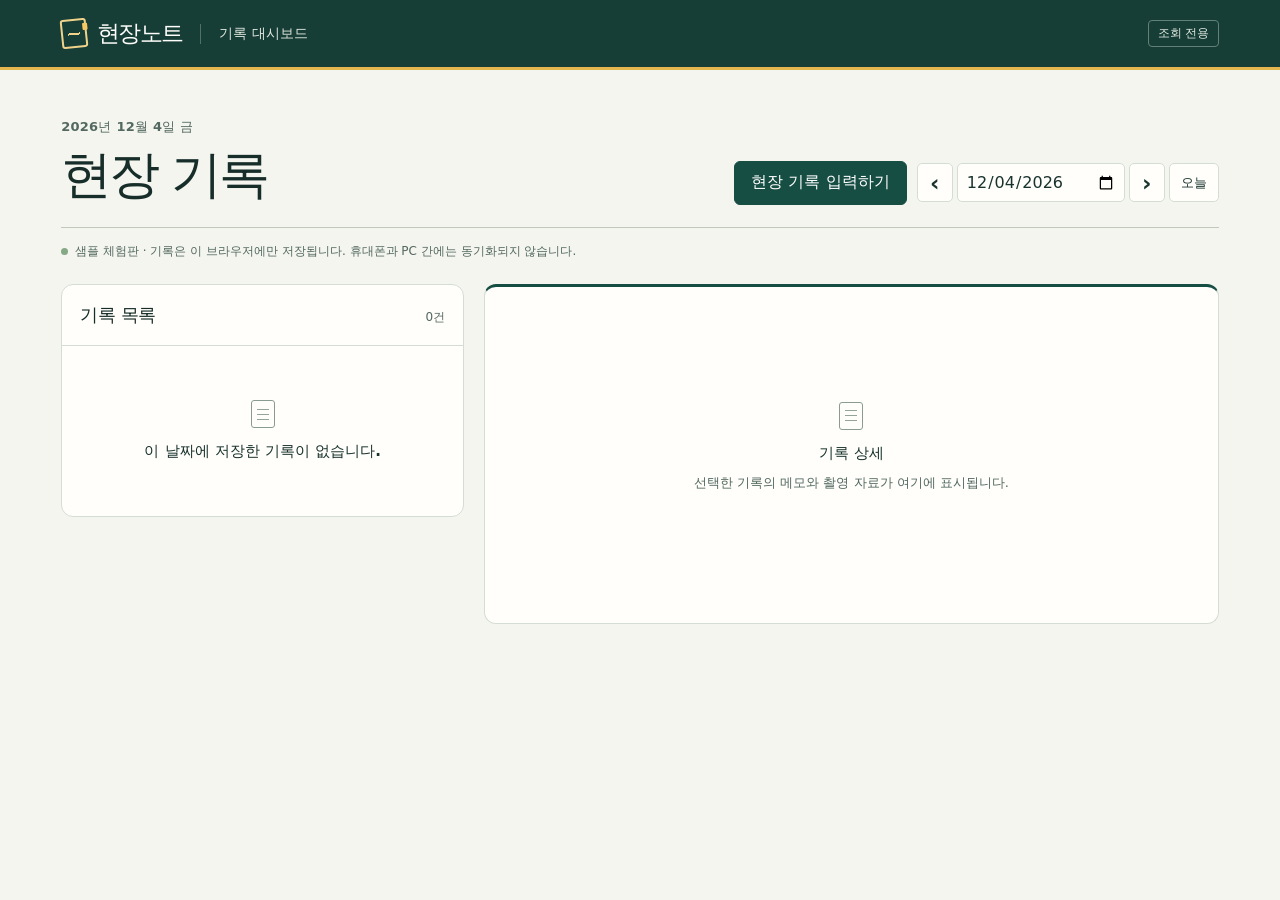
<file: index.html>
<!doctype html>
<html lang="ko">
  <head>
    <meta charset="utf-8" />
    <meta
      name="viewport"
      content="width=device-width,initial-scale=1,viewport-fit=cover"
    />
    <meta name="theme-color" content="#153d37" />
    <link rel="manifest" href="./manifest.webmanifest" />
    <link rel="icon" href="./icon-192.png" />
    <title>현장노트 · 기록</title>
    <link rel="stylesheet" href="./style.css" />
    <link rel="stylesheet" href="./capture.css" />
    <link rel="stylesheet" href="./photo-markup.css" />
  </head>
  <body>
    <header class="mast">
      <div class="mast-inner">
        <span class="brand"
          ><i class="brand-icon" aria-hidden="true"></i>현장노트</span
        ><span class="head-date" id="connectionLabel"></span>
      </div>
    </header>
    <div id="banner" class="notice" role="status" hidden></div>
    <main id="app" class="workspace mobile-work" aria-label="현장 기록"></main>
    <nav id="mobileNav" class="bottom-nav" aria-label="주 메뉴">
      <button data-page="write"><i aria-hidden="true">✎</i>기록</button
      ><button data-page="list"><i aria-hidden="true">▤</i>목록</button
      ><button data-page="trash"><i aria-hidden="true">▧</i>휴지통</button
      ><button data-page="settings"><i aria-hidden="true">⚙</i>설정</button>
    </nav>
    <noscript>현장 기록을 사용하려면 JavaScript를 켜 주세요.</noscript>
    <script type="module" src="./app.js"></script>
  </body>
</html>
</file>
<file: style.css>
:root {
  font-family:
    Inter, "Malgun Gothic", "Apple SD Gothic Neo", system-ui, sans-serif;
  color: #172d29;
  background: #f4f5ef;
  --ink: #19332e;
  --green: #174e44;
  --muted: #526860;
  --border: #d4ddd4;
  --paper: #fffefa;
  --accent: #f3c967;
  font-synthesis: none;
}
* {
  box-sizing: border-box;
}
[hidden] {
  display: none !important;
}
body {
  margin: 0;
  min-height: 100vh;
}
button,
input,
textarea {
  font: inherit;
}
button,
a,
input,
textarea {
  touch-action: manipulation;
}
button {
  color: inherit;
  cursor: pointer;
}
button:disabled {
  cursor: wait;
  opacity: 0.6;
}
button:focus-visible,
a:focus-visible,
input:focus-visible,
textarea:focus-visible {
  outline: 3px solid #c28a14;
  outline-offset: 3px;
}
button {
  border: 0;
}
a {
  color: var(--green);
}
h1,
h2,
p {
  margin: 0;
}
h1 {
  font-size: clamp(32px, 6vw, 51px);
  letter-spacing: -0.065em;
  line-height: 1.15;
}
h2 {
  font-size: 18px;
  letter-spacing: -0.035em;
}
.mast {
  background: #163d36;
  color: #fffefa;
  border-bottom: 3px solid #e3b650;
}
.mast-inner {
  max-width: 1260px;
  margin: auto;
  display: flex;
  align-items: center;
  gap: 18px;
  padding: 18px clamp(18px, 4vw, 52px);
}
.brand {
  display: inline-flex;
  align-items: center;
  gap: 10px;
  font-size: 23px;
  font-weight: 800;
  letter-spacing: -0.075em;
  white-space: nowrap;
}
.brand-icon {
  width: 26px;
  height: 29px;
  border: 2px solid #efd38a;
  border-radius: 3px;
  transform: rotate(-6deg);
  display: inline-block;
  position: relative;
  background: repeating-linear-gradient(
      0deg,
      transparent 0 5px,
      #efd38a 5px 7px,
      transparent 7px 9px
    )
    5px 6px/12px 13px no-repeat;
}
.brand-icon:after {
  content: "";
  position: absolute;
  width: 5px;
  height: 7px;
  right: -3px;
  top: 3px;
  background: #f7c965;
  border-radius: 1px;
}
.head-date,
.mode-chip {
  margin-left: auto;
  color: #e0e9df;
  font-size: 13px;
  letter-spacing: -0.02em;
}
.mast-sub {
  color: #dee6dd;
  font-size: 14px;
}
.mast-divider {
  width: 1px;
  height: 20px;
  background: #517167;
}
.mode-chip {
  padding: 4px 9px;
  border: 1px solid #628277;
  border-radius: 4px;
  font-size: 12px;
}
.workspace {
  max-width: 720px;
  margin: auto;
  padding: 32px 20px 110px;
}
.page-title,
.desk-head,
.section-head,
.capture-actions {
  display: flex;
  align-items: center;
  justify-content: space-between;
  gap: 12px;
}
.page-title {
  display: block;
  position: relative;
  margin: 4px 0 24px;
}
.note-heading {
  margin: -8px 0 16px;
}
.note-heading h1 {
  line-height: 1;
}
.record-time {
  min-height: 36px;
  padding: 0 2px;
  background: transparent;
  color: var(--muted);
  font-size: 13px;
}
.note-title {
  display: block;
  width: 100%;
  min-height: 44px;
  padding: 0 2px;
  border: 0;
  border-bottom: 1px solid transparent;
  border-radius: 0;
  background: transparent;
  color: var(--ink);
  font-size: clamp(22px, 5.5vw, 34px);
  font-weight: 750;
  letter-spacing: -.045em;
  text-overflow: ellipsis;
}
.note-title:focus {
  border-bottom-color: var(--green);
  outline: 0;
  text-overflow: clip;
}
.eyebrow {
  font-size: 13px;
  letter-spacing: 0.02em;
  color: var(--muted);
  font-weight: 650;
  margin-bottom: 10px;
}
.panel {
  background: var(--paper);
  border: 1px solid var(--border);
  border-radius: 12px;
  overflow: hidden;
}
.compose,
.history,
.settings {
  padding: 20px;
}
.compose {
  border-top: 3px solid var(--green);
}
.history,
.settings {
  margin-bottom: 16px;
}
.section-head {
  align-items: baseline;
}
.memo-tools {
  align-items: center;
}
.note-actions {
  display: flex;
  gap: 4px;
  margin-left: -5px;
}
.note-tool {
  display: grid;
  place-items: center;
  width: 44px;
  height: 44px;
  padding: 0;
  border-radius: 8px;
  background: transparent;
  color: var(--green);
}
.note-tool svg {
  width: 23px;
  height: 23px;
}
.note-tool:hover:enabled, .note-tool:focus-visible {
  background: #e8eee4;
}
.note-tool:disabled {
  opacity: .36;
  cursor: default;
}
.save-state,
.count,
.time {
  font-size: 12px;
  color: var(--muted);
}
.save-state {
  color: #476454;
}
.memo {
  width: 100%;
  min-height: 185px;
  resize: vertical;
  border: 0;
  background: transparent;
  line-height: 1.7;
  font-size: 17px;
  padding: 17px 1px;
  color: var(--ink);
  border-radius: 2px;
}
.memo::placeholder {
  color: #79877c;
}
.memo:focus {
  outline: 0;
}
.memo:focus-visible {
  box-shadow: inset 2px 0 0 #d3af55;
  padding-left: 9px;
}
.capture-actions {
  justify-content: flex-start;
  border-top: 1px solid var(--border);
  padding-top: 15px;
}
.btn,
.today-btn,
.step,
.text-btn {
  font-weight: 650;
  border-radius: 6px;
}
.btn {
  display: inline-flex;
  align-items: center;
  justify-content: center;
  gap: 8px;
  background: #f6f7f1;
  border: 1px solid #cdd8cd;
  min-height: 44px;
  padding: 9px 16px;
  color: var(--ink);
}
.btn:hover {
  background: #e8eee4;
}
.primary {
  color: #fff;
  background: var(--green);
  border-color: var(--green);
}
.primary:hover {
  background: #103d35;
}
.camera-btn {
  flex: 1.5;
}
.gallery-btn {
  flex: 1;
}
.camera-icon,
.gallery-icon {
  display: inline-block;
  width: 19px;
  height: 14px;
  border: 1.8px solid currentColor;
  border-radius: 3px;
  position: relative;
}
.camera-icon:before {
  content: "";
  position: absolute;
  width: 6px;
  height: 3px;
  border-radius: 2px;
  background: currentColor;
  left: 2px;
  top: -4px;
}
.camera-icon:after {
  content: "";
  position: absolute;
  width: 6px;
  height: 6px;
  border: 1.6px solid currentColor;
  border-radius: 50%;
  left: 5px;
  top: 1.5px;
}
.gallery-icon:after {
  content: "";
  position: absolute;
  border-left: 1.6px solid currentColor;
  border-top: 1.6px solid currentColor;
  transform: rotate(45deg);
  width: 7px;
  height: 7px;
  left: 4px;
  bottom: 0;
}
.text-btn {
  display: inline-flex;
  align-items: center;
  min-height: 40px;
  padding: 4px 5px;
  color: var(--green);
  font-size: 13px;
  text-decoration: none;
  background: transparent;
}
.text-btn:hover {
  text-decoration: underline;
}
.compose + .history {
  margin-top: 16px;
}
.history .entry:first-child {
  margin-top: 0;
  padding-top: 0;
  border-top: 0;
}
.record-tools {
  text-align: right;
  margin: 18px 0;
}
.danger {
  color: #a43836;
}
.bottom-nav {
  position: fixed;
  bottom: 0;
  left: 0;
  right: 0;
  z-index: 3;
  border-top: 1px solid var(--border);
  background: #fffefa;
  display: flex;
  justify-content: center;
  padding-bottom: env(safe-area-inset-bottom);
}
.bottom-nav button {
  width: min(25%, 130px);
  padding: 7px 0 8px;
  background: transparent;
  font-size: 12px;
  color: #67776c;
  display: grid;
  justify-items: center;
  gap: 1px;
}
.bottom-nav button i {
  font-size: 21px;
  font-style: normal;
  line-height: 1.25;
  min-width: 46px;
  border-radius: 8px;
}
.bottom-nav button[aria-current="page"] {
  color: var(--green);
  font-weight: bold;
}
.bottom-nav button[aria-current="page"] i {
  background: #e3eddf;
}
.notice {
  position: sticky;
  top: 0;
  z-index: 4;
  background: #fff0c5;
  color: #533d11;
  padding: 10px 20px;
  font-size: 14px;
  text-align: center;
  border-bottom: 1px solid #edcf81;
}
.date-picker {
  display: inline-flex;
  align-items: center;
  gap: 4px;
  margin-bottom: 15px;
}
.date-picker input,
.step,
.today-btn {
  min-height: 39px;
  background: var(--paper);
  border: 1px solid var(--border);
  color: var(--ink);
  border-radius: 5px;
}
.date-picker input {
  padding: 6px 8px;
  font-variant-numeric: tabular-nums;
}
.step {
  font-size: 23px;
  min-width: 36px;
}
.today-btn {
  font-size: 13px;
  padding: 5px 11px;
}
.empty {
  display: flex;
  align-items: center;
  flex-direction: column;
  justify-content: center;
  text-align: center;
  min-height: 170px;
  gap: 10px;
  padding: 28px;
  color: var(--muted);
}
.empty strong {
  color: var(--ink);
  font-size: 15px;
}
.empty p,
.hint {
  font-size: 13px;
  line-height: 1.6;
  color: var(--muted);
}
.empty-icon {
  display: block;
  width: 24px;
  height: 28px;
  border: 1.5px solid #8a9c8f;
  border-radius: 3px;
  background: repeating-linear-gradient(
      to bottom,
      #95a498 0 1px,
      transparent 1px 5px
    )
    center/12px 11px no-repeat;
  margin-bottom: 4px;
}
.record-row {
  width: 100%;
  text-align: left;
  background: transparent;
  border-bottom: 1px solid var(--border);
  padding: 17px;
  display: flex;
  justify-content: space-between;
  gap: 14px;
  align-items: center;
}
.record-row:last-child {
  border-bottom: 0;
}
.record-row:hover {
  background: #f4f7ef;
}
.record-row[aria-pressed="true"] {
  background: #eaf1e6;
  box-shadow: inset 3px 0 var(--green);
}
.row-body {
  display: grid;
  min-width: 0;
  gap: 6px;
}
.row-meta {
  display: flex;
  align-items: center;
  gap: 8px;
}
.chip {
  font-size: 11px;
  color: #245847;
  background: #e3eddf;
  border-radius: 4px;
  padding: 2px 6px;
  font-weight: 650;
}
.chip.added {
  color: #735317;
  background: #f9edcc;
}
.row-title,
.row-copy {
  overflow: hidden;
  text-overflow: ellipsis;
  white-space: nowrap;
}
.row-title {
  font-size: 15px;
}
.row-copy {
  font-size: 13px;
  color: #526359;
}
.thumb {
  width: 57px;
  height: 57px;
  object-fit: cover;
  border-radius: 5px;
}
.entry {
  border-top: 1px solid var(--border);
  padding: 18px 0 4px;
  margin-top: 12px;
}
.entry-time {
  font-size: 12px;
  color: #446855;
  font-weight: 650;
}
.entry-text {
  white-space: pre-wrap;
  overflow-wrap: anywhere;
  line-height: 1.7;
  margin: 9px 0;
}
.media-grid {
  display: grid;
  grid-template-columns: repeat(auto-fill, minmax(86px, 1fr));
  gap: 8px;
}
.media-grid:empty {
  display: none;
}
.media-tile {
  position: relative;
  min-width: 0;
}
.asset-button {
  width: 100%;
  display: block;
  position: relative;
  aspect-ratio: 1.35;
  background: #273e39;
  color: white;
  border-radius: 6px;
  overflow: hidden;
  padding: 0;
}
.asset-button img {
  width: 100%;
  height: 100%;
  object-fit: cover;
}
.asset-label {
  position: absolute;
  bottom: 4px;
  left: 4px;
  font-size: 11px;
  line-height: 1.5;
  background: rgba(15, 32, 27, 0.86);
  padding: 0 5px;
  border-radius: 3px;
}
.play-icon {
  font-size: 20px;
}
.remove-asset {
  position: absolute;
  top: 2px;
  right: 2px;
  min-width: 31px;
  height: 31px;
  border-radius: 50%;
  background: #fffde9;
  color: var(--ink);
  font-size: 20px;
}
.current-media:not(:empty) {
  margin-bottom: 10px;
}
.settings h2:not(:first-child) {
  margin-top: 22px;
}
.settings .hint {
  margin: 8px 0;
}
.settings .text-btn {
  display: block;
  margin-top: 10px;
}
.mode-group {
  display: flex;
  gap: 15px;
  margin: 12px 0;
}
.mode-group label {
  display: flex;
  align-items: center;
  min-height: 40px;
  gap: 4px;
}
.pair-form {
  max-width: 390px;
}
.sheet,
.pair-form {
  color: var(--ink);
}
.sheet {
  width: min(92vw, 560px);
  border: 1px solid var(--border);
  border-radius: 12px;
  padding: 20px;
  background: var(--paper);
  max-height: 85dvh;
}
.sheet::backdrop {
  background: #142822a8;
}
.sheet-body > * {
  margin-top: 12px;
}
.album-sheet {
  width: min(96vw, 560px);
  padding: 16px;
}
.album-sheet .sheet-body {
  max-height: 70dvh;
  overflow-y: auto;
}
.album-status {
  font-size: 14px;
}
.album-status:empty {
  display: none;
}
.album-grid {
  display: grid;
  grid-template-columns: repeat(3, minmax(0, 1fr));
  gap: 4px;
}
.album-tile {
  position: relative;
  display: block;
  aspect-ratio: 1;
  overflow: hidden;
  border-radius: 5px;
  background: #34423b;
  color: white;
}
.album-tile img,
.album-tile video {
  position: absolute;
  inset: 0;
  width: 100%;
  height: 100%;
  object-fit: cover;
  pointer-events: none;
}
.album-tile[aria-pressed="true"] {
  outline: 4px solid var(--accent);
  outline-offset: -4px;
}
.album-order,
.album-video {
  position: absolute;
  top: 5px;
  padding: 2px 4px;
  border-radius: 4px;
  font-size: 12px;
}
.album-order {
  right: 5px;
  min-width: 22px;
  border-radius: 50%;
  background: var(--accent);
  color: var(--ink);
  font-weight: bold;
}
.album-order:empty {
  display: none;
}
.album-video {
  left: 5px;
  background: #192821da;
}
.album-name {
  position: absolute;
  inset: auto 0 0;
  padding: 5px;
  overflow: hidden;
  text-overflow: ellipsis;
  white-space: nowrap;
  background: #132019c9;
  font-size: 11px;
  text-align: left;
}
.album-paging,
.album-footer {
  display: flex;
  align-items: center;
  justify-content: space-between;
  gap: 8px;
}
.album-footer {
  position: sticky;
  bottom: 0;
  border-top: 1px solid var(--border);
  padding: 8px 0 0;
  background: var(--paper);
}
.sheet-body label,
.pair-form label {
  display: block;
  font-size: 13px;
  font-weight: bold;
}
.field {
  display: block;
  width: 100%;
  margin-top: 6px;
  border: 1px solid var(--border);
  border-radius: 5px;
  background: #fff;
  padding: 10px;
  color: var(--ink);
}
.full-media {
  display: block;
  max-width: 100%;
  max-height: 65dvh;
  object-fit: contain;
  margin: auto;
}
.trash-row {
  padding: 15px;
  display: flex;
  justify-content: space-between;
  align-items: center;
  border-bottom: 1px solid var(--border);
  gap: 12px;
}
.trash-row strong,
.detail-title,
.history h2 {
  overflow-wrap: anywhere;
}
.desk {
  max-width: 1260px;
  margin: auto;
  padding: 48px clamp(18px, 4vw, 52px);
}
.desk-head {
  align-items: flex-end;
  border-bottom: 1px solid #bfcabd;
  padding-bottom: 22px;
}
.desk-head .date-picker {
  margin: 0;
}
.desk-actions {
  display: flex;
  flex-wrap: wrap;
  gap: 10px;
  align-items: center;
}
.desk-actions > a {
  text-decoration: none;
}
.connection {
  min-height: 24px;
  display: flex;
  align-items: center;
  gap: 7px;
  margin: 12px 0 20px;
  font-size: 12px;
  color: var(--muted);
}
.connection:not(:empty):before {
  content: "";
  height: 7px;
  width: 7px;
  background: #85a985;
  border-radius: 50%;
}
.desk-columns {
  display: grid;
  grid-template-columns: minmax(275px, 0.85fr) minmax(360px, 1.55fr);
  gap: 20px;
  align-items: start;
}
.desktop-list > .section-head {
  padding: 18px;
  border-bottom: 1px solid var(--border);
}
.desktop-detail {
  padding: 26px;
  min-height: 340px;
  border-top: 3px solid var(--green);
}
.desktop-detail > .empty {
  min-height: 270px;
}
.detail-title {
  font-size: clamp(20px, 2.2vw, 30px);
}
.detail-heading .hint {
  margin-top: 8px;
}
.desktop-detail .media-grid {
  grid-template-columns: repeat(auto-fill, minmax(124px, 1fr));
}
.desktop-detail .entry {
  margin-top: 20px;
}
.viewer .pair-form {
  margin-bottom: 20px;
}
.pair-form .btn {
  margin-top: 8px;
}
@media (max-width: 750px) {
  .desk {
    padding-top: 30px;
  }
  .desk-head {
    display: block;
  }
  .desk-head .date-picker {
    margin-top: 16px;
  }
  .desk-columns {
    grid-template-columns: 1fr;
  }
  .desktop-detail {
    min-height: 170px;
  }
  .mast-inner {
    gap: 12px;
  }
  .mast-sub {
    font-size: 13px;
  }
}
@media (min-width: 650px) {
  .workspace {
    padding-top: 44px;
  }
  .compose,
  .history,
  .settings {
    padding: 24px;
  }
  .memo {
    min-height: 220px;
  }
}
</file>
<file: capture.css>
.capture-dialog {
  --ink: #fff;
  --highlight: #ffdb66;
  --glass: rgb(26 26 28 / 91%);
  --rim: rgb(255 255 255 / 48%);
  --tool: 2.875rem;
  width: min(31rem, 100vw);
  height: min(54rem, 100dvh);
  max-width: 100vw;
  max-height: 100dvh;
  margin: auto;
  padding: 0;
  border: 0;
  border-radius: 1.35rem;
  overflow: hidden;
  background: #000;
  color: var(--ink);
  color-scheme: dark;
  font: 500 1rem/1.4 Roboto, "Malgun Gothic", system-ui, sans-serif;
  user-select: none;
}
.capture-dialog[open] { display: flex; flex-direction: column; }
.capture-dialog::backdrop { background: rgb(0 0 0 / 86%); }
.capture-dialog [hidden] { display: none !important; }
.capture-dialog button {
  appearance: none;
  display: inline-grid;
  place-items: center;
  flex-shrink: 0;
  min-width: 44px;
  min-height: 44px;
  margin: 0;
  padding: 0;
  border: 0;
  border-radius: 999px;
  background: transparent;
  color: inherit;
  font: inherit;
  cursor: pointer;
  touch-action: manipulation;
  -webkit-tap-highlight-color: transparent;
}
.capture-dialog button:disabled { opacity: .4; cursor: default; }
.capture-dialog button:focus-visible,
.capture-dialog input:focus-visible,
.capture-dialog label:has(select:focus-visible) { outline: 2px solid var(--highlight); outline-offset: 2px; }
.capture-dialog button:active:enabled { background-color: rgb(255 255 255 / 15%); }
.capture-stage { position: relative; isolation: isolate; flex: 1 1 auto; min-height: 0; container-type: size; }
.capture-frame {
  position: absolute;
  inset: 0;
  width: min(100cqw, calc(100cqh * var(--frame-ratio)));
  height: min(100cqh, calc(100cqw / var(--frame-ratio)));
  margin: auto;
  overflow: hidden;
  background: #090909;
}
.capture-frame video { width: 100%; height: 100%; display: block; object-fit: cover; transform: scale(var(--digital-zoom, 1)); }
.capture-tools {
  position: absolute;
  inset: 0 0 auto;
  z-index: 2;
  display: flex;
  align-items: center;
  justify-content: space-between;
  padding: max(.65rem, env(safe-area-inset-top)) max(1.25rem, env(safe-area-inset-right)) .6rem max(1.25rem, env(safe-area-inset-left));
  background: linear-gradient(to bottom, rgb(0 0 0 / 48%), transparent);
  pointer-events: none;
}
.capture-tools > * { pointer-events: auto; }
.capture-dialog .camera-tool {
  position: relative;
  display: inline-grid;
  place-items: center;
  box-sizing: border-box;
  width: var(--tool);
  height: var(--tool);
  border-radius: 50%;
  background: transparent;
  color: white;
  filter: drop-shadow(0 1px 2px rgb(0 0 0 / 65%));
}
.camera-tool svg, .originals-head svg { width: 1.45rem; height: 1.45rem; display: block; }
.capture-dialog .camera-tool[aria-expanded="true"],
.capture-dialog .light-tool:not([data-light-icon="off"]) { color: var(--highlight); }
.ratio-tool span {
  display: grid;
  place-items: center;
  min-width: 2.6rem;
  min-height: 1.55rem;
  padding: 0 .25rem;
  border: 1.5px solid currentColor;
  border-radius: .36rem;
  font-size: .83rem;
  font-weight: 650;
  font-variant-numeric: tabular-nums;
}
.light-tool select { position: absolute; inset: 0; width: 100%; height: 100%; opacity: 0; cursor: pointer; }
.light-tool:has(select:disabled) { opacity: .42; }
.light-tool [data-light-mark] { position: absolute; left: 64%; top: 13%; font: 700 .63rem/1 Roboto, sans-serif; }
.light-tool:not([data-light-icon="off"]) .flash-slash { display: none; }
.flash-slash { paint-order: stroke; filter: drop-shadow(1px -1px 0 #222); }
.capture-badge {
  position: absolute;
  top: 1px;
  right: 0;
  display: grid;
  place-items: center;
  min-width: 1.03rem;
  height: 1.03rem;
  padding: 0 .18rem;
  border-radius: 99px;
  background: var(--highlight);
  color: #141414;
  font: 700 .64rem/1 Roboto, sans-serif;
  font-variant-numeric: tabular-nums;
}
.capture-dialog .capture-zoom-dock { position: absolute; bottom: .55rem; width: 100%; text-align: center; }
.capture-dialog .zoom-tool {
  width: auto;
  min-width: 3rem;
  padding: 0 .2rem;
  filter: none;
}
.zoom-tool span {
  min-width: 2.35rem;
  padding: .42rem .5rem;
  border-radius: 2rem;
  background: rgb(20 20 20 / 78%);
  color: var(--highlight);
  font: 650 .91rem/1.2 Roboto, sans-serif;
  font-variant-numeric: tabular-nums;
}
.camera-popup {
  box-sizing: border-box;
  position: absolute;
  z-index: 3;
  border: 1px solid rgb(255 255 255 / 24%);
  border-radius: 1.1rem;
  background: var(--glass);
  box-shadow: 0 8px 24px rgb(0 0 0 / 26%);
}
.ratio-popup, .zoom-popup { left: 50%; transform: translateX(-50%); }
.ratio-popup { top: calc(max(.65rem, env(safe-area-inset-top)) + var(--tool) + .3rem); display: flex; padding: .2rem; }
.ratio-popup button, .zoom-presets button { padding: 0 .9rem; font-size: .91rem; font-weight: 650; }
.ratio-popup button[aria-pressed="true"], .zoom-presets button[aria-pressed="true"] { color: var(--highlight); background: rgb(255 255 255 / 12%); }
.zoom-popup { bottom: 100%; width: min(90%, 16rem); padding: .45rem .8rem .35rem; }
.zoom-popup label { display: flex; align-items: center; gap: .6rem; font-size: .76rem; white-space: nowrap; }
.zoom-popup input { flex: 1; min-width: 0; min-height: 44px; padding: 0; accent-color: var(--highlight); }
.zoom-presets { display: flex; justify-content: center; }
.zoom-presets button { padding: 0 .38rem; }
.originals-popup {
  right: max(.75rem, env(safe-area-inset-right));
  top: calc(max(.65rem, env(safe-area-inset-top)) + var(--tool) + .3rem);
  width: min(calc(100% - 1.5rem), 20rem);
  max-height: calc(100% - var(--tool) - max(.65rem, env(safe-area-inset-top)) - .8rem);
  padding: .5rem 1rem 1rem;
  overflow: auto;
  overscroll-behavior: contain;
  text-align: left;
}
.originals-head { display: flex; align-items: center; justify-content: space-between; }
.originals-head h2 { margin: 0; font-size: 1.03rem; }
.originals-head button { margin-right: -.5rem; }
.originals-head svg { width: 1.12rem; }
.originals-popup h3 { margin: .65rem 0 .3rem; font-size: .9rem; }
.phone-save-options { display: grid; margin: .35rem 0 .45rem; }
.originals-popup .phone-save-options button {
  display: flex; align-items: center; gap: .65rem;
  min-height: 44px; padding: .3rem .6rem;
  border-radius: .5rem; text-align: left; font-size: .9rem;
}
.phone-save-options button::before {
  content: ""; box-sizing: border-box; width: 1rem; height: 1rem; flex: none;
  border: 1.5px solid var(--rim); border-radius: 50%;
}
.phone-save-options button[aria-pressed="true"] { color: var(--highlight); background: rgb(255 255 255 / 8%); }
.phone-save-options button[aria-pressed="true"]::before { border: .31rem solid currentColor; }
.originals-popup [data-phone-reconnect] {
  min-height: 44px; padding: 0 .7rem; border: 1px solid var(--rim); font-size: .84rem;
}
.originals-popup p.download-hint { margin-bottom: .8rem; color: #bdbdc2; font-size: .76rem; }
.originals-popup p[data-phone-notice] { color: var(--highlight); }
.originals-popup p { margin: .36rem 0; color: #e1e1e4; font-size: .84rem; line-height: 1.5; }
.originals-popup p:empty, .originals-popup [data-recovery]:empty { display: none; }
.originals-popup [data-recovery] { display: grid; gap: .4rem; margin-top: .7rem; padding-top: .45rem; border-top: 1px solid rgb(255 255 255 / 20%); }
.originals-popup [data-recovery] button { justify-self: start; padding: 0 .9rem; border: 1px solid var(--rim); font-size: .82rem; }
.originals-popup small { color: #c3c3c6; overflow-wrap: anywhere; }
.camera-toast, .capture-stage [data-time] {
  position: absolute;
  left: 50%;
  transform: translateX(-50%);
  border-radius: .7rem;
  text-align: center;
}
.camera-toast {
  bottom: 4.2rem; width: max-content; max-width: 88%;
  padding: .55rem .85rem; background: rgb(20 20 20 / 92%); font-size: .85rem;
}
.camera-toast:empty { display: none; }
.capture-stage [data-time] {
  top: calc(max(.65rem, env(safe-area-inset-top)) + var(--tool) + .35rem);
  padding: .22rem .7rem; background: #be3036; font-size: .88rem; font-variant-numeric: tabular-nums;
}
.capture-panel { flex: none; padding: .2rem 1rem max(1.5rem, env(safe-area-inset-bottom)); background: #000; }
.capture-modes, .capture-controls { display: flex; align-items: center; justify-content: center; }
.capture-modes { gap: .3rem; margin: .45rem 0 .65rem; }
.capture-modes button { min-width: 3.6rem; padding: 0 .55rem; color: #c4c4c7; font-size: .91rem; font-weight: 650; }
.capture-modes button[aria-pressed="true"] { background: #252527; color: #fff; }
.capture-controls { position: relative; justify-content: space-evenly; max-width: 23rem; margin: auto; }
.capture-dialog .side-tool { width: 3rem; height: 3rem; background: #242426; }
.capture-controls [data-shutter] {
  width: 4.8rem; height: 4.8rem; padding: 3px;
  border: 3px solid #fff; border-radius: 50%; background: #050505;
}
.capture-controls [data-shutter] i { width: 100%; height: 100%; display: block; border-radius: 50%; background: #fff; transition: transform .12s ease; }
.capture-controls [data-shutter]:active:enabled i { transform: scale(.92); }
.capture-controls [data-shutter][data-mode="video"] i { background: #f3484a; }
.capture-controls [data-shutter][data-mode="recording"] i { width: 48%; height: 48%; border-radius: .4rem; background: #f3484a; }
.capture-controls [data-done] [data-count] { background: #e5e5e5; }
.capture-controls [data-review] {
  overflow: hidden;
  border: 1.5px solid rgb(255 255 255 / 48%);
  background: #171719;
}
.capture-controls [data-review] img,
.review-grid img {
  width: 100%;
  height: 100%;
  display: block;
  object-fit: cover;
}
.capture-review {
  position: fixed;
  inset: 0;
  box-sizing: border-box;
  width: inherit;
  height: inherit;
  max-width: 100vw;
  max-height: 100dvh;
  margin: auto;
  padding: 0;
  overflow: hidden;
  border: 0;
  border-radius: inherit;
  background: #080808;
  color: white;
  font: inherit;
}
.capture-review[open] { display: flex; flex-direction: column; }
.capture-review::backdrop { background: rgb(0 0 0 / 76%); }
.review-header {
  display: flex;
  align-items: center;
  gap: .4rem;
  padding: max(.5rem, env(safe-area-inset-top)) max(1.2rem, env(safe-area-inset-right)) .5rem max(.5rem, env(safe-area-inset-left));
  flex: none;
  background: #0d0d0e;
}
.review-header h2 { margin: 0; font-size: 1.15rem; line-height: 1.2; font-weight: 650; }
.review-header svg { width: 1.4rem; height: 1.4rem; }
.review-header [data-review-edit] { margin-inline-start: .3rem; }
.review-notice { margin: 0; padding: .5rem 1rem; color: #ffd5a4; font-size: .9rem; }
.review-header [data-review-count] {
  margin-inline-start: auto;
  color: #c0c0c4;
  font-size: .85rem;
  font-variant-numeric: tabular-nums;
}
.review-grid {
  display: grid;
  grid-template-columns: repeat(3, minmax(0, 1fr));
  gap: 3px;
  align-content: start;
  flex: 1;
  min-height: 0;
  padding: 3px max(3px, env(safe-area-inset-right)) max(3px, env(safe-area-inset-bottom)) max(3px, env(safe-area-inset-left));
  overflow-y: auto;
  overscroll-behavior: contain;
}
.capture-review [data-review-item] {
  position: relative;
  display: block;
  width: 100%;
  aspect-ratio: 1;
  overflow: hidden;
  border-radius: 0;
  background: #27272a;
}
.capture-review [data-review-item]:focus-visible { outline-offset: -3px; }
.review-play {
  position: absolute;
  bottom: .35rem;
  inset-inline-end: .35rem;
  display: grid;
  place-items: center;
  width: 1.45rem;
  height: 1.45rem;
  border-radius: 50%;
  background: rgb(0 0 0 / 65%);
}
.review-play::after {
  content: "";
  margin-inline-start: 2px;
  border-block: .28rem solid transparent;
  border-inline-start: .43rem solid #fff;
}
[data-review] .review-play { inset-inline-end: 1px; bottom: 1px; width: 1.1rem; height: 1.1rem; }
.review-detail { flex: 1; min-height: 0; display: grid; place-items: center; background: black; }
.review-detail img, .review-detail video { width: 100%; height: 100%; min-height: 0; display: block; object-fit: contain; }
@media (max-width: 680px), (max-height: 540px) and (orientation: landscape) {
  .capture-dialog { width: 100vw; height: 100dvh; border-radius: 0; }
}
@media (max-height: 540px) and (orientation: landscape) {
  .review-grid { grid-template-columns: repeat(auto-fill, minmax(min(9rem, 20%), 1fr)); }
  .capture-dialog[open] { flex-direction: row; }
  .capture-stage { min-width: 0; }
  .capture-panel {
    display: flex; align-items: center; flex-direction: row;
    padding: max(.5rem, env(safe-area-inset-top)) max(.75rem, env(safe-area-inset-right)) max(.5rem, env(safe-area-inset-bottom)) .25rem;
  }
  .capture-modes, .capture-controls { flex-direction: column; }
  .capture-modes { gap: .2rem; margin: 0 .55rem 0 0; }
  .capture-controls { height: min(82dvh, 20rem); }
  .capture-tools { padding-block-start: max(.35rem, env(safe-area-inset-top)); }
  .capture-controls [data-shutter] { width: 4.3rem; height: 4.3rem; }
}
@media (prefers-reduced-motion: reduce) {
  .capture-controls [data-shutter] i { transition: none; }
}
</file>
<file: photo-markup.css>
.photo-markup {
  position: fixed;
  inset: auto 0;
  top: calc(var(--markup-top, 0px) + (var(--markup-height, 100dvh) - min(52rem, var(--markup-height, 100dvh))) / 2);
  box-sizing: border-box;
  width: min(54rem, 100vw);
  height: min(52rem, var(--markup-height, 100dvh));
  max-width: 100vw;
  max-height: none;
  margin: 0 auto;
  padding: 0;
  overflow: hidden;
  border: 1px solid #38383b;
  border-radius: 1.1rem;
  background: #141416;
  color: #f8f8f8;
  color-scheme: dark;
  font: 500 1rem/1.35 Roboto, "Malgun Gothic", system-ui, sans-serif;
  overscroll-behavior: contain;
}
.photo-markup[open] { display: flex; flex-direction: column; }
.photo-markup::backdrop { background: rgb(0 0 0 / 82%); }
.photo-markup [hidden] { display: none !important; }
.photo-markup button {
  display: inline-grid;
  place-items: center;
  box-sizing: border-box;
  min-width: 44px;
  min-height: 44px;
  border: 0;
  border-radius: .65rem;
  background: transparent;
  color: inherit;
  font: inherit;
  touch-action: manipulation;
}
.photo-markup button:disabled { opacity: .38; cursor: default; }
.photo-markup :is(button, textarea):focus-visible { outline: 2px solid #ffdb66; outline-offset: -2px; }
.photo-markup svg { width: 1.35rem; height: 1.35rem; }
.markup-header {
  display: flex;
  flex: none;
  align-items: center;
  gap: .25rem;
  padding: max(.3rem, env(safe-area-inset-top)) max(.7rem, env(safe-area-inset-right)) .3rem max(.3rem, env(safe-area-inset-left));
}
.markup-header h2 { flex: 1; margin: 0 0 0 .05rem; color: inherit; font-size: 1.08rem; line-height: 1.25; }
.photo-markup .markup-save,
.photo-markup [data-markup-text-add] {
  min-height: 44px;
  padding: 0 1rem;
  border-radius: 1.5rem;
  background: #ffdb66;
  color: #191816;
  font-size: .91rem;
  font-weight: 700;
}
.markup-stage {
  position: relative;
  container-type: size;
  flex: 1 1 auto;
  min-width: 0;
  min-height: 0;
  overflow: hidden;
  background: #050505;
}
.markup-picture {
  position: absolute;
  inset: 0;
  width: min(100cqw, calc(100cqh * var(--markup-ratio, 1)));
  height: min(100cqh, calc(100cqw / var(--markup-ratio, 1)));
  margin: auto;
  user-select: none;
}
.markup-picture img, .markup-picture canvas {
  position: absolute;
  inset: 0;
  display: block;
  width: 100%;
  height: 100%;
  padding: 0;
  border: 0;
}
.markup-picture img { object-fit: fill; pointer-events: none; }
.markup-picture canvas { touch-action: none; cursor: crosshair; }
.photo-markup .markup-hint {
  flex: none;
  margin: 0;
  padding: .5rem .8rem .15rem;
  color: #d3d3d7;
  font-size: .78rem;
  line-height: 1.45;
  text-align: center;
}
.markup-toolbar, .markup-writing {
  display: flex;
  flex: none;
  align-items: center;
  justify-content: center;
  padding: .25rem max(.5rem, env(safe-area-inset-right)) max(.55rem, env(safe-area-inset-bottom)) max(.5rem, env(safe-area-inset-left));
}
.markup-tools, .markup-colors { display: flex; align-items: center; justify-content: center; }
.markup-colors { margin-inline-start: .55rem; padding-inline-start: .55rem; border-inline-start: 1px solid #444448; }
.photo-markup [data-markup-tool] {
  display: inline-flex;
  flex-direction: column;
  justify-content: center;
  gap: .12rem;
  min-width: 3.15rem;
  height: 3.2rem;
  padding: .2rem .35rem;
  font-size: .74rem;
}
.photo-markup [data-markup-tool][aria-pressed="true"] { background: #323231; color: #ffdb66; }
.photo-markup [data-markup-color] { padding: 0; }
.photo-markup [data-markup-color] i { display: block; width: 1.05rem; height: 1.05rem; border-radius: 50%; }
.photo-markup [data-markup-color][aria-pressed="true"] i { outline: 1.5px solid white; outline-offset: 3px; }
.photo-markup.is-writing .markup-toolbar { display: none; }
.markup-writing { gap: .55rem; padding-block-start: .5rem; }
.photo-markup [data-markup-text] {
  box-sizing: border-box;
  flex: 1;
  min-width: 0;
  margin: 0;
  padding: .45rem .65rem;
  border: 1px solid #66666b;
  border-radius: .6rem;
  background: #242427;
  color: white;
  font: inherit;
  line-height: 1.3;
  resize: none;
  user-select: text;
}
@media (max-width: 680px), (max-height: 540px) {
  .photo-markup {
    top: var(--markup-top, 0px);
    width: 100vw;
    height: var(--markup-height, 100dvh);
    border: 0;
    border-radius: 0;
  }
}
@media (max-width: 350px) {
  .photo-markup [data-markup-tool] { min-width: 44px; }
  .markup-colors { margin-inline-start: .2rem; padding-inline-start: .2rem; }
}
</file>
